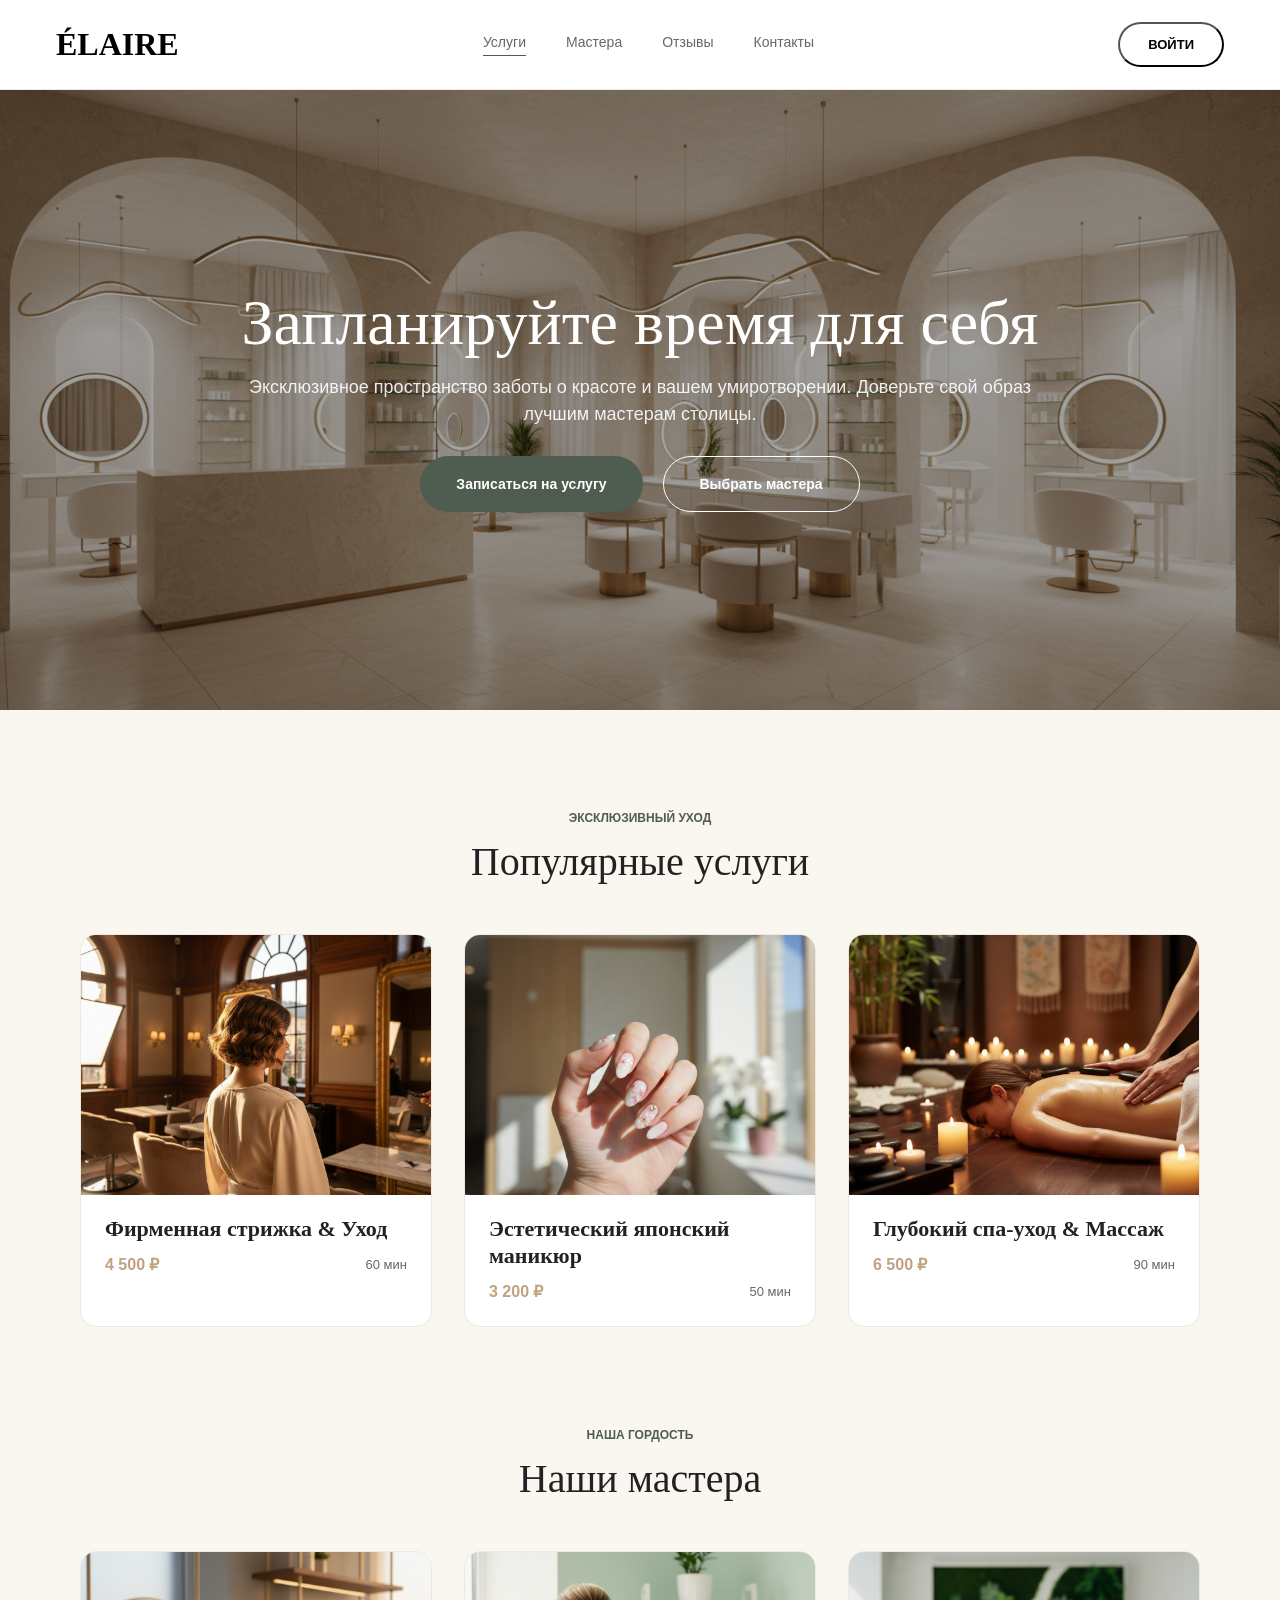
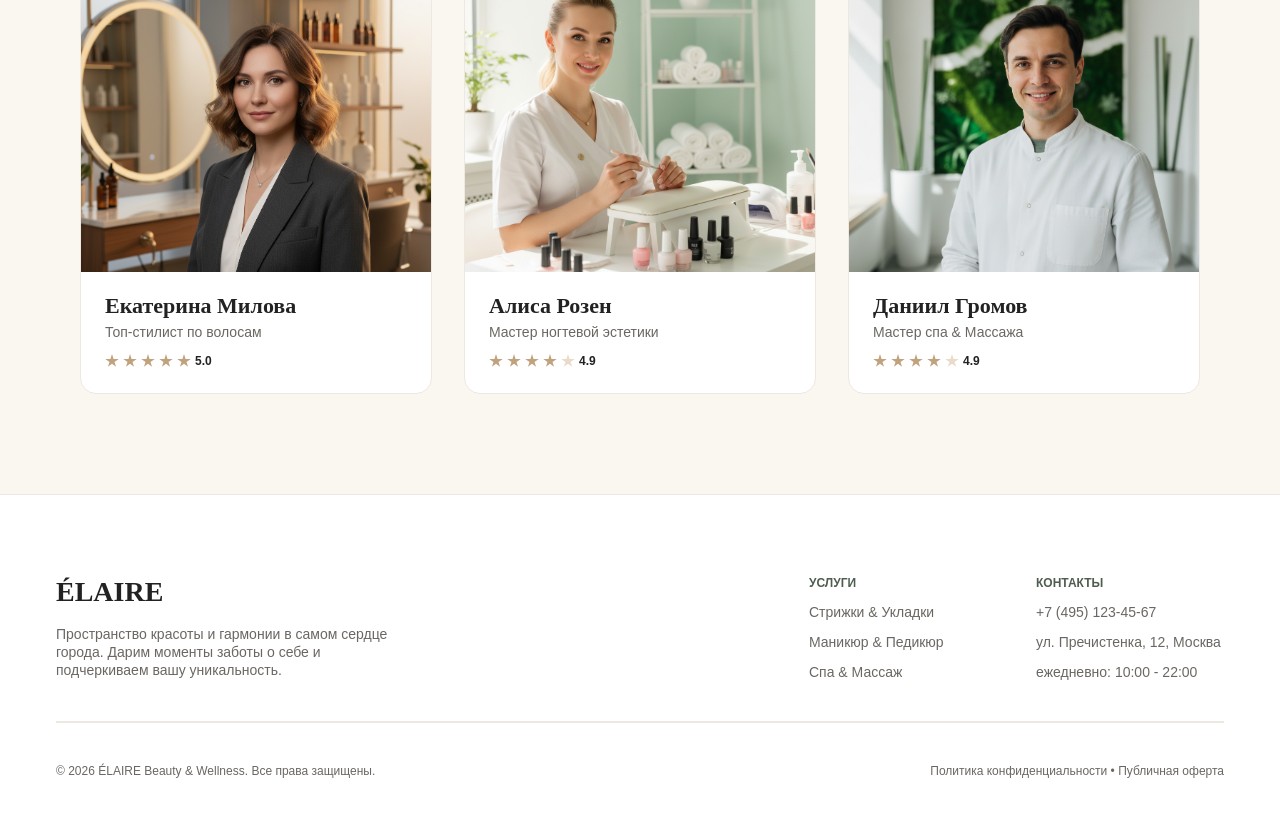
<file: frontend-1-complete/index.html>
<!DOCTYPE html>
<html lang="ru">
  <head>
    <meta charset="UTF-8" />
    <link rel="icon" type="image/svg+xml" href="/favicon.svg" />
    <meta name="viewport" content="width=device-width, initial-scale=1.0" />
    <title>ÉLAIRE — Салон услуг</title>
    <link rel="stylesheet" href="home.css" />
  </head>
  <body>
    <div class="page">
      <!-- header -->
      <header class="header">
        <div class="logo">
          <span class="logo-text">ÉLAIRE</span>
        </div>
        <nav class="nav-links">
          <div class="nav-item active"><a href="#">Услуги</a></div>
          <div class="nav-item"><a href="#">Мастера</a></div>
          <div class="nav-item"><a href="#">Отзывы</a></div>
          <div class="nav-item"><a href="#">Контакты</a></div>
        </nav>
        <button class="login-button"><span>Войти</span></button>
      </header>

      <!-- hero -->
      <section class="hero">
        <div class="hero-text-container">
          <h1 class="hero-title">Запланируйте время для себя</h1>
          <p class="hero-desc">
            Эксклюзивное пространство заботы о красоте и вашем умиротворении.
            Доверьте свой образ лучшим мастерам столицы.
          </p>
        </div>
        <div class="hero-ctas">
          <button
            class="cta-service"
            onclick="window.location.href='services.html'"
          >
            Записаться на услугу
          </button>
          <button class="cta-master">Выбрать мастера</button>
        </div>
      </section>

      <!-- popular services -->
      <section class="popular-services">
        <div class="section-header">
          <span class="section-tag">Эксклюзивный уход</span>
          <h2 class="section-title">Популярные услуги</h2>
        </div>
        <div class="services-grid">
          <article class="service-card">
            <div
              class="service-card-image"
              style="background-image: url('images/service-haircut.png')"
            ></div>
            <div class="service-card-body">
              <h3 class="service-card-title">Фирменная стрижка &amp; Уход</h3>
              <div class="service-card-meta">
                <span class="price">4 500 ₽</span>
                <span class="duration">60 мин</span>
              </div>
            </div>
          </article>
          <article class="service-card">
            <div
              class="service-card-image"
              style="background-image: url('images/service-manicure.png')"
            ></div>
            <div class="service-card-body">
              <h3 class="service-card-title">Эстетический японский маникюр</h3>
              <div class="service-card-meta">
                <span class="price">3 200 ₽</span>
                <span class="duration">50 мин</span>
              </div>
            </div>
          </article>
          <article class="service-card">
            <div
              class="service-card-image"
              style="background-image: url('images/service-spa.png')"
            ></div>
            <div class="service-card-body">
              <h3 class="service-card-title">Глубокий спа-уход &amp; Массаж</h3>
              <div class="service-card-meta">
                <span class="price">6 500 ₽</span>
                <span class="duration">90 мин</span>
              </div>
            </div>
          </article>
        </div>
      </section>

      <!-- our masters -->
      <section class="our-masters">
        <div class="section-header">
          <span class="section-tag">Наша гордость</span>
          <h2 class="section-title">Наши мастера</h2>
        </div>
        <div class="masters-grid">
          <article class="master-card">
            <div
              class="master-card-image"
              style="background-image: url('images/master-ekaterina.png')"
            ></div>
            <div class="master-card-body">
              <div class="master-info">
                <h3 class="master-name">Екатерина Милова</h3>
                <span class="master-role">Топ-стилист по волосам</span>
              </div>
              <div class="stars">
                <span class="star"></span>
                <span class="star"></span>
                <span class="star"></span>
                <span class="star"></span>
                <span class="star"></span>
                <span class="rating">5.0</span>
              </div>
            </div>
          </article>
          <article class="master-card">
            <div
              class="master-card-image"
              style="background-image: url('images/master-alisa.png')"
            ></div>
            <div class="master-card-body">
              <div class="master-info">
                <h3 class="master-name">Алиса Розен</h3>
                <span class="master-role">Мастер ногтевой эстетики</span>
              </div>
              <div class="stars">
                <span class="star"></span>
                <span class="star"></span>
                <span class="star"></span>
                <span class="star"></span>
                <span class="star star-empty"></span>
                <span class="rating">4.9</span>
              </div>
            </div>
          </article>
          <article class="master-card">
            <div
              class="master-card-image"
              style="background-image: url('images/master-daniil.png')"
            ></div>
            <div class="master-card-body">
              <div class="master-info">
                <h3 class="master-name">Даниил Громов</h3>
                <span class="master-role">Мастер спа &amp; Массажа</span>
              </div>
              <div class="stars">
                <span class="star"></span>
                <span class="star"></span>
                <span class="star"></span>
                <span class="star"></span>
                <span class="star star-empty"></span>
                <span class="rating">4.9</span>
              </div>
            </div>
          </article>
        </div>
      </section>

      <!-- footer -->
      <footer class="footer">
        <div class="footer-top">
          <div class="footer-brand">
            <span class="brand-name">ÉLAIRE</span>
            <span class="brand-desc"
              >Пространство красоты и гармонии в самом сердце города. Дарим
              моменты заботы о себе и подчеркиваем вашу уникальность.</span
            >
          </div>
          <div class="footer-links-row">
            <div class="links-col" style="width: 147px">
              <span class="col-title">Услуги</span>
              <a href="#">Стрижки &amp; Укладки</a>
              <a href="#">Маникюр &amp; Педикюр</a>
              <a href="#">Спа &amp; Массаж</a>
            </div>
            <div class="links-col" style="width: 188px">
              <span class="col-title">Контакты</span>
              <a href="#">+7 (495) 123-45-67</a>
              <a href="#">ул. Пречистенка, 12, Москва</a>
              <a href="#">ежедневно: 10:00 - 22:00</a>
            </div>
          </div>
        </div>
        <div class="footer-line"></div>
        <div class="footer-bottom">
          <span class="copy"
            >© 2026 ÉLAIRE Beauty &amp; Wellness. Все права защищены.</span
          >
          <span class="legal"
            >Политика конфиденциальности • Публичная оферта</span
          >
        </div>
      </footer>
    </div>
  </body>
</html>
</file>
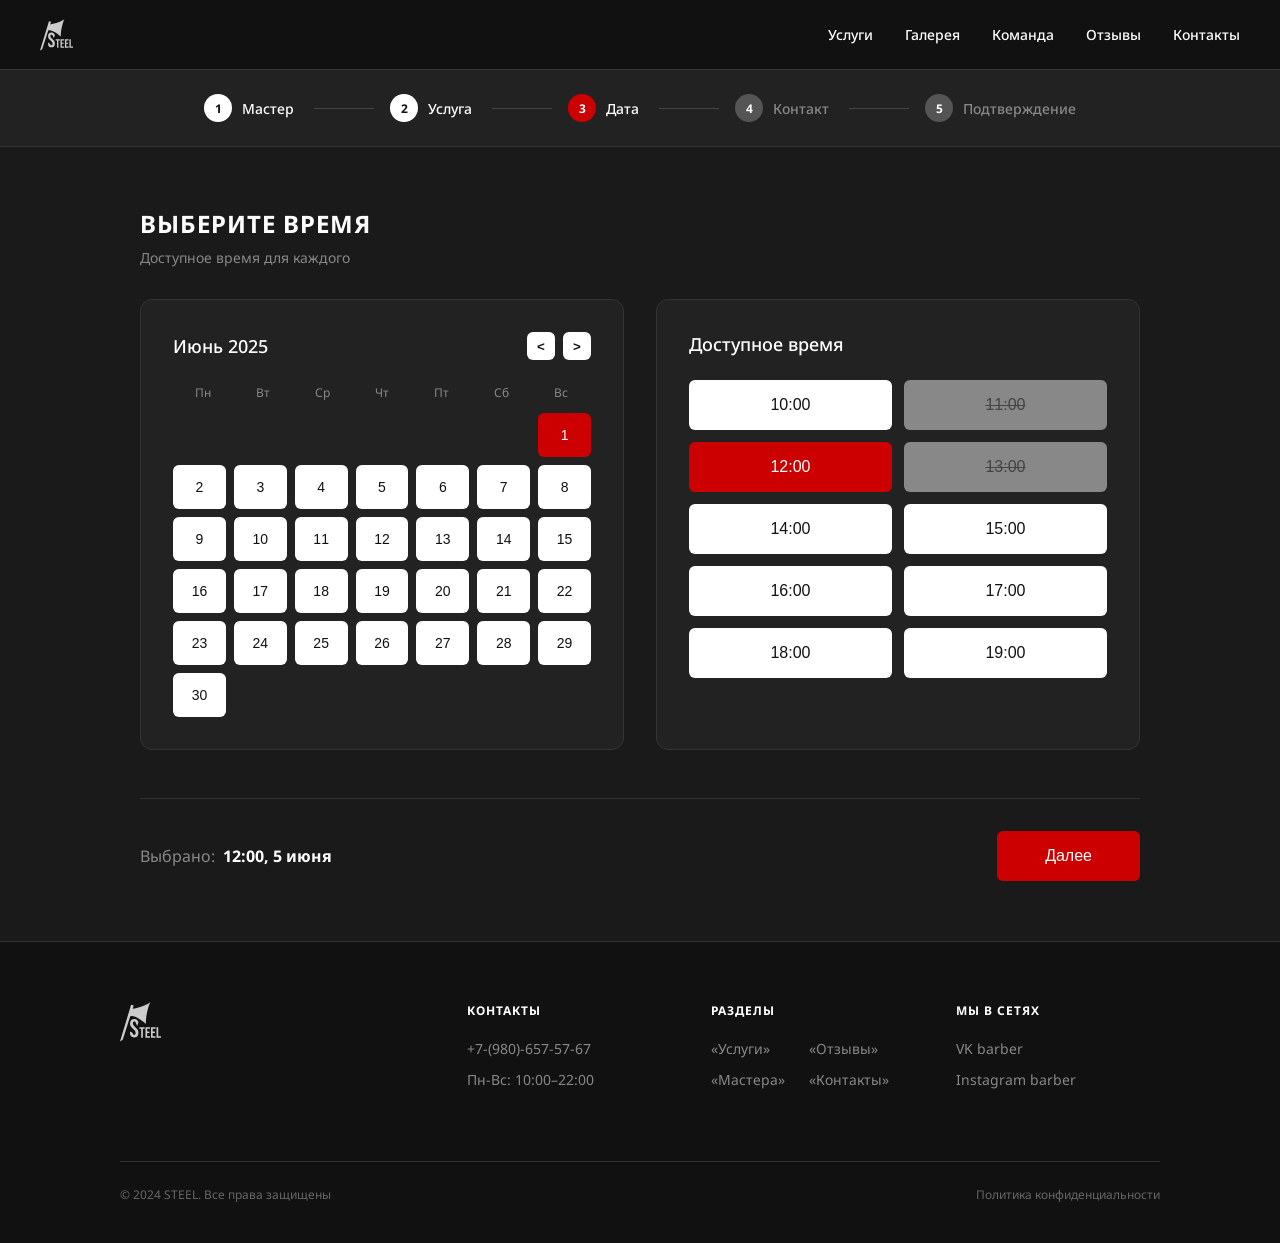
<file: frontend-1-practice/index.html>
<!DOCTYPE html>
<html lang="ru">
<head>
  <meta charset="UTF-8" />
  <meta name="viewport" content="width=device-width, initial-scale=1.0" />
  <title>Запись — STEEL Barber</title>
  <link rel="preconnect" href="https://fonts.googleapis.com">
  <link rel="preconnect" href="https://fonts.gstatic.com" crossorigin>
  <!-- Подключаем Noto Sans -->
  <link href="https://fonts.googleapis.com/css2?family=Noto+Sans:wght@400;500;700&display=swap" rel="stylesheet">
  <link rel="stylesheet" href="./styles.css" />
</head>
<body>
  <div class="page">
    
    <!-- ШАПКА -->
    <header class="header">
      <div class="logo">
        <!-- Вставили твой SVG -->
        <img src="./images/Group 1.svg" alt="STEEL Logo" class="logo-img">
      </div>
      <nav class="nav-links">
        <a href="#">Услуги</a>
        <a href="#">Галерея</a>
        <a href="#">Команда</a>
        <a href="#">Отзывы</a>
        <a href="#">Контакты</a>
      </nav>
    </header>

    <!-- ИНДИКАТОР ШАГОВ -->
    <div class="steps-container">
      <div class="step">
        <div class="circle white"><span>1</span></div>
        <span class="step-label">Мастер</span>
        <div class="step-line"></div>
      </div>
      <div class="step">
        <div class="circle white"><span>2</span></div>
        <span class="step-label">Услуга</span>
        <div class="step-line"></div>
      </div>
      <div class="step">
        <div class="circle red"><span>3</span></div>
        <span class="step-label active">Дата</span>
        <div class="step-line"></div>
      </div>
      <div class="step">
        <div class="circle gray"><span>4</span></div>
        <span class="step-label dim">Контакт</span>
        <div class="step-line"></div>
      </div>
      <div class="step">
        <div class="circle gray"><span>5</span></div>
        <span class="step-label dim">Подтверждение</span>
      </div>
    </div>

    <!-- ОСНОВНОЙ БЛОК -->
    <main class="main-content">
      <div class="title-area">
        <h1>ВЫБЕРИТЕ ВРЕМЯ</h1>
        <p>Доступное время для каждого</p>
      </div>

      <div class="booking-layout">
        <!-- ЛЕВАЯ КОЛОНКА: КАЛЕНДАРЬ -->
        <section class="calendar-block">
          <div class="block-header">
            <h2>Июнь 2025</h2>
            <div class="calendar-arrows">
              <button class="arrow-btn">&lt;</button>
              <button class="arrow-btn">&gt;</button>
            </div>
          </div>
          
          <div class="weekdays">
            <span>Пн</span><span>Вт</span><span>Ср</span><span>Чт</span><span>Пт</span><span>Сб</span><span>Вс</span>
          </div>
          
          <div class="days-grid">
            <!-- Пустые ячейки для выравнивания (т.к. 1 июня - воскресенье) -->
            <div class="day-empty"></div>
            <div class="day-empty"></div>
            <div class="day-empty"></div>
            <div class="day-empty"></div>
            <div class="day-empty"></div>
            <div class="day-empty"></div>
            
            <!-- Текущий месяц -->
            <button class="day-btn active">1</button>
            <button class="day-btn">2</button>
            <button class="day-btn">3</button>
            <button class="day-btn">4</button>
            <button class="day-btn">5</button>
            <button class="day-btn">6</button>
            <button class="day-btn">7</button>
            <button class="day-btn">8</button>
            <button class="day-btn">9</button>
            <button class="day-btn">10</button>
            <button class="day-btn">11</button>
            <button class="day-btn">12</button>
            <button class="day-btn">13</button>
            <button class="day-btn">14</button>
            <button class="day-btn">15</button>
            <button class="day-btn">16</button>
            <button class="day-btn">17</button>
            <button class="day-btn">18</button>
            <button class="day-btn">19</button>
            <button class="day-btn">20</button>
            <button class="day-btn">21</button>
            <button class="day-btn">22</button>
            <button class="day-btn">23</button>
            <button class="day-btn">24</button>
            <button class="day-btn">25</button>
            <button class="day-btn">26</button>
            <button class="day-btn">27</button>
            <button class="day-btn">28</button>
            <button class="day-btn">29</button>
            <button class="day-btn">30</button>
          </div>
        </section>

        <!-- ПРАВАЯ КОЛОНКА: ВРЕМЯ -->
        <section class="time-block">
          <div class="block-header">
            <h2>Доступное время</h2>
          </div>
          
          <div class="time-grid">
            <button class="time-btn">10:00</button>
            <button class="time-btn disabled">11:00</button>
            <button class="time-btn active">12:00</button>
            <button class="time-btn disabled">13:00</button>
            <button class="time-btn">14:00</button>
            <button class="time-btn">15:00</button>
            <button class="time-btn">16:00</button>
            <button class="time-btn">17:00</button>
            <button class="time-btn">18:00</button>
            <button class="time-btn">19:00</button>
          </div>
        </section>
      </div>

      <!-- БЛОК С ИТОГОМ И КНОПКОЙ -->
      <div class="action-area">
        <div class="summary">
          <span class="summary-label">Выбрано:</span>
          <span class="summary-value">12:00, 5 июня</span>
        </div>
        <button class="next-btn">Далее</button>
      </div>
    </main>

    <!-- ПОДВАЛ -->
    <footer class="footer">
      <div class="footer-container">
        <div class="footer-top">
          <div class="footer-brand">
            <img src="./images/Group 1.svg" alt="STEEL Logo" class="logo-img">
          </div>
          
          <div class="footer-col">
            <h3>КОНТАКТЫ</h3>
            <a href="#">+7-(980)-657-57-67</a>
            <a href="#">Пн-Вс: 10:00–22:00</a>
          </div>
          
          <div class="footer-col">
            <h3>РАЗДЕЛЫ</h3>
            <div class="links-row">
              <div class="links-inner">
                <a href="#">«Услуги»</a>
                <a href="#">«Мастера»</a>
              </div>
              <div class="links-inner">
                <a href="#">«Отзывы»</a>
                <a href="#">«Контакты»</a>
              </div>
            </div>
          </div>
          
          <div class="footer-col">
            <h3>МЫ В СЕТЯХ</h3>
            <a href="#">VK barber</a>
            <a href="#">Instagram barber</a>
          </div>
        </div>
        
        <div class="footer-bottom">
          <span>© 2024 STEEL. Все права защищены</span>
          <a href="#">Политика конфиденциальности</a>
        </div>
      </div>
    </footer>
    
  </div>
</body>
</html>
</file>
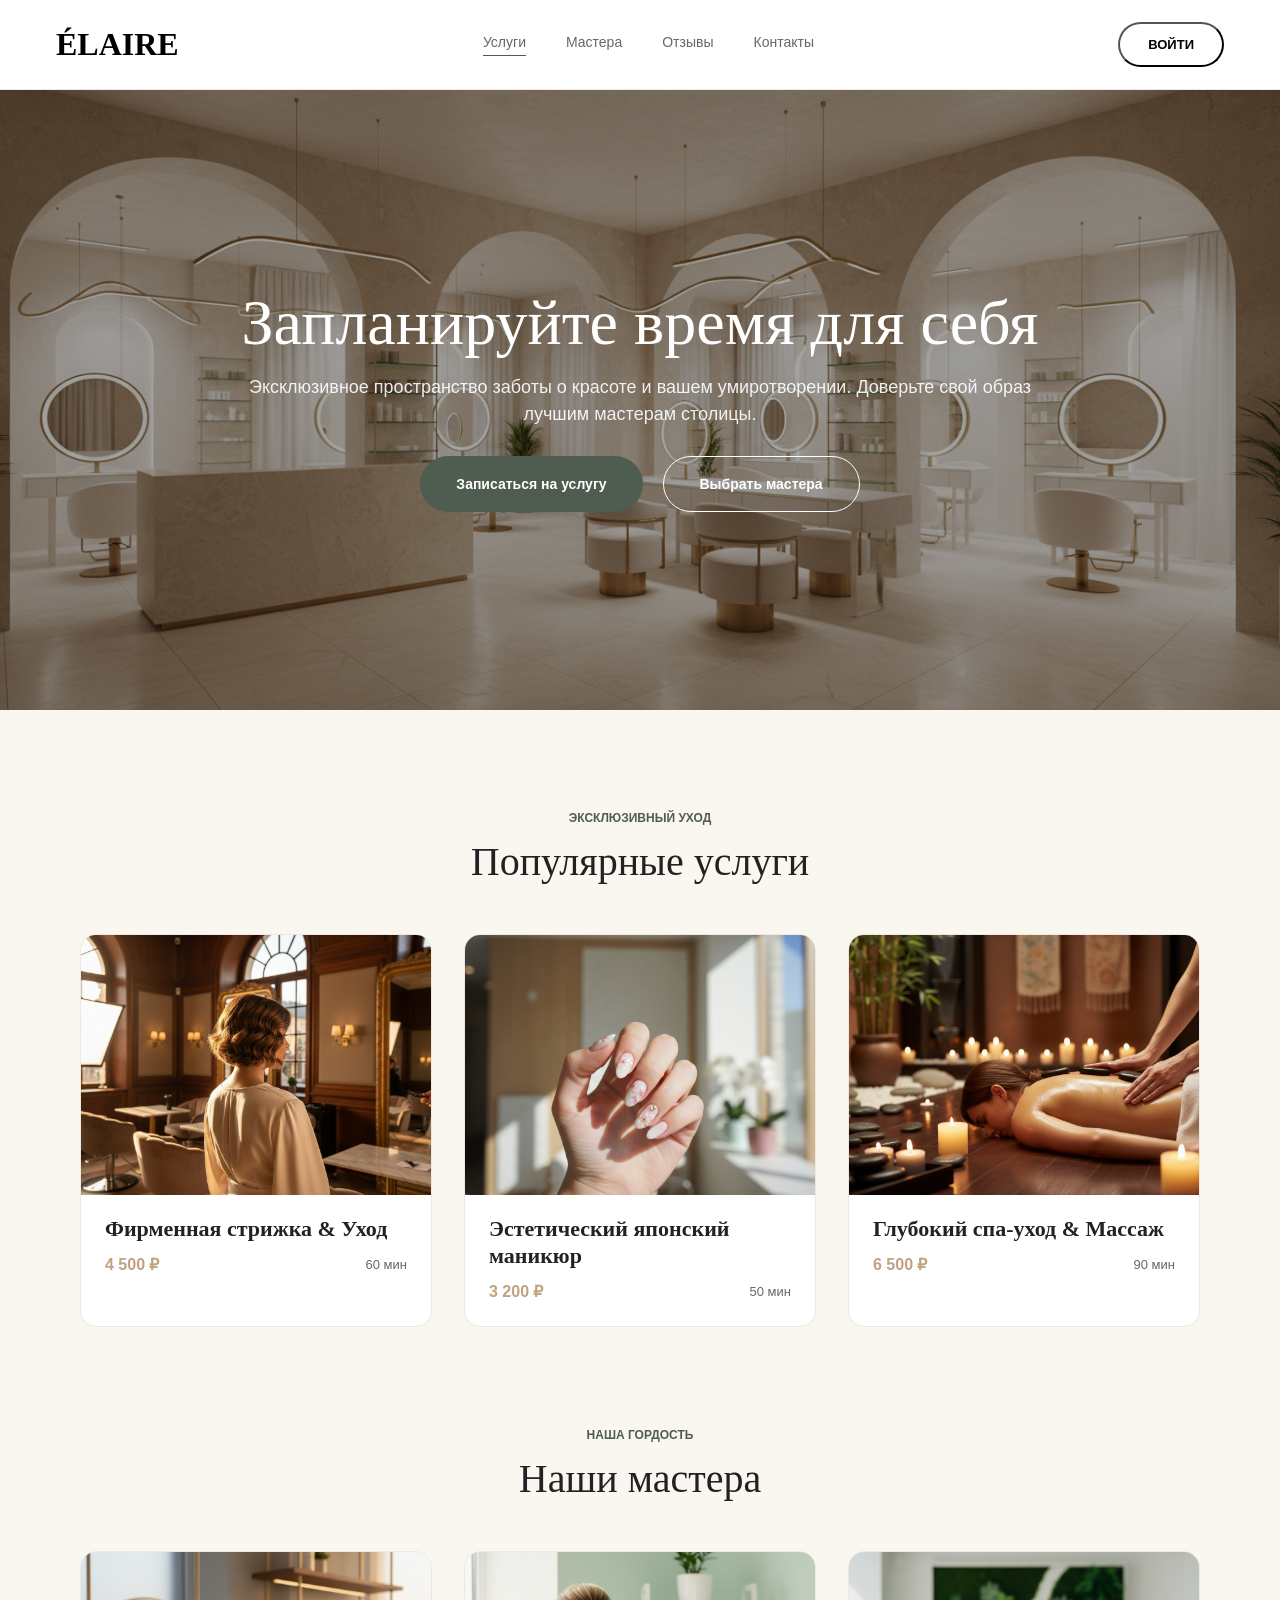
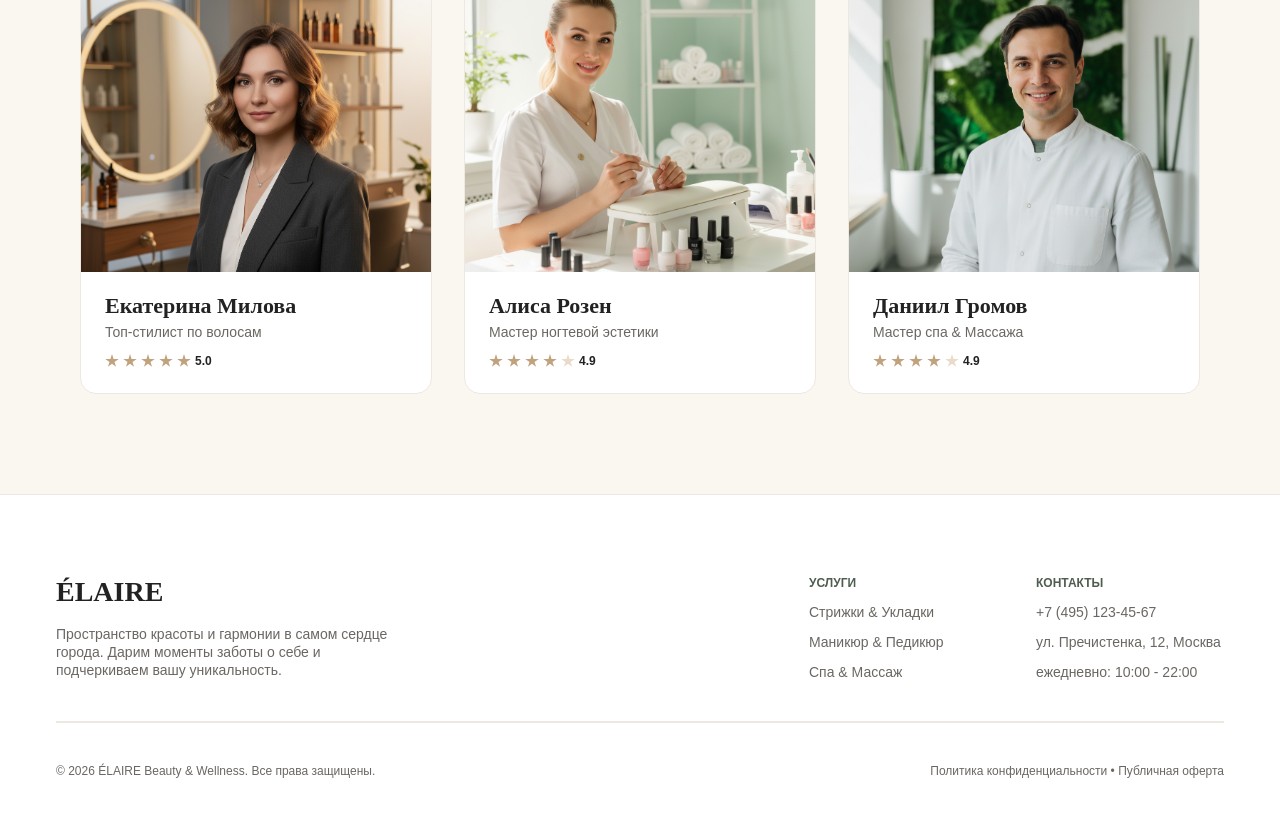
<file: frontend-2-complete/index.html>
<!DOCTYPE html>
<html lang="ru">
  <head>
    <meta charset="UTF-8" />
    <link rel="icon" type="image/svg+xml" href="/favicon.svg" />
    <meta name="viewport" content="width=device-width, initial-scale=1.0" />
    <title>ÉLAIRE — Салон услуг</title>
    <link rel="stylesheet" href="home.css" />
  </head>
  <body>
    <div class="page">
      <!-- header -->
      <header class="header">
        <div class="logo">
          <span class="logo-text">ÉLAIRE</span>
        </div>
        <nav class="nav-links">
          <div class="nav-item active"><a href="#">Услуги</a></div>
          <div class="nav-item"><a href="#">Мастера</a></div>
          <div class="nav-item"><a href="#">Отзывы</a></div>
          <div class="nav-item"><a href="#">Контакты</a></div>
        </nav>
        <button class="login-button"><span>Войти</span></button>
      </header>

      <!-- hero -->
      <section class="hero">
        <div class="hero-text-container">
          <h1 class="hero-title">Запланируйте время для себя</h1>
          <p class="hero-desc">
            Эксклюзивное пространство заботы о красоте и вашем умиротворении.
            Доверьте свой образ лучшим мастерам столицы.
          </p>
        </div>
        <div class="hero-ctas">
          <button class="cta-service">Записаться на услугу</button>
          <button class="cta-master">Выбрать мастера</button>
        </div>
      </section>

      <!-- popular services -->
      <section class="popular-services">
        <div class="section-header">
          <span class="section-tag">Эксклюзивный уход</span>
          <h2 class="section-title">Популярные услуги</h2>
        </div>
        <div class="services-grid">
          <article class="service-card">
            <div
              class="service-card-image"
              style="background-image: url('images/service-haircut.png')"
            ></div>
            <div class="service-card-body">
              <h3 class="service-card-title">Фирменная стрижка &amp; Уход</h3>
              <div class="service-card-meta">
                <span class="price">4 500 ₽</span>
                <span class="duration">60 мин</span>
              </div>
            </div>
          </article>
          <article class="service-card">
            <div
              class="service-card-image"
              style="background-image: url('images/service-manicure.png')"
            ></div>
            <div class="service-card-body">
              <h3 class="service-card-title">Эстетический японский маникюр</h3>
              <div class="service-card-meta">
                <span class="price">3 200 ₽</span>
                <span class="duration">50 мин</span>
              </div>
            </div>
          </article>
          <article class="service-card">
            <div
              class="service-card-image"
              style="background-image: url('images/service-spa.png')"
            ></div>
            <div class="service-card-body">
              <h3 class="service-card-title">Глубокий спа-уход &amp; Массаж</h3>
              <div class="service-card-meta">
                <span class="price">6 500 ₽</span>
                <span class="duration">90 мин</span>
              </div>
            </div>
          </article>
        </div>
      </section>

      <!-- our masters -->
      <section class="our-masters">
        <div class="section-header">
          <span class="section-tag">Наша гордость</span>
          <h2 class="section-title">Наши мастера</h2>
        </div>
        <div class="masters-grid">
          <article class="master-card">
            <div
              class="master-card-image"
              style="background-image: url('images/master-ekaterina.png')"
            ></div>
            <div class="master-card-body">
              <div class="master-info">
                <h3 class="master-name">Екатерина Милова</h3>
                <span class="master-role">Топ-стилист по волосам</span>
              </div>
              <div class="stars">
                <span class="star"></span>
                <span class="star"></span>
                <span class="star"></span>
                <span class="star"></span>
                <span class="star"></span>
                <span class="rating">5.0</span>
              </div>
            </div>
          </article>
          <article class="master-card">
            <div
              class="master-card-image"
              style="background-image: url('images/master-alisa.png')"
            ></div>
            <div class="master-card-body">
              <div class="master-info">
                <h3 class="master-name">Алиса Розен</h3>
                <span class="master-role">Мастер ногтевой эстетики</span>
              </div>
              <div class="stars">
                <span class="star"></span>
                <span class="star"></span>
                <span class="star"></span>
                <span class="star"></span>
                <span class="star star-empty"></span>
                <span class="rating">4.9</span>
              </div>
            </div>
          </article>
          <article class="master-card">
            <div
              class="master-card-image"
              style="background-image: url('images/master-daniil.png')"
            ></div>
            <div class="master-card-body">
              <div class="master-info">
                <h3 class="master-name">Даниил Громов</h3>
                <span class="master-role">Мастер спа &amp; Массажа</span>
              </div>
              <div class="stars">
                <span class="star"></span>
                <span class="star"></span>
                <span class="star"></span>
                <span class="star"></span>
                <span class="star star-empty"></span>
                <span class="rating">4.9</span>
              </div>
            </div>
          </article>
        </div>
      </section>

      <!-- footer -->
      <footer class="footer">
        <div class="footer-top">
          <div class="footer-brand">
            <span class="brand-name">ÉLAIRE</span>
            <span class="brand-desc"
              >Пространство красоты и гармонии в самом сердце города. Дарим
              моменты заботы о себе и подчеркиваем вашу уникальность.</span
            >
          </div>
          <div class="footer-links-row">
            <div class="links-col" style="width: 147px">
              <span class="col-title">Услуги</span>
              <a href="#">Стрижки &amp; Укладки</a>
              <a href="#">Маникюр &amp; Педикюр</a>
              <a href="#">Спа &amp; Массаж</a>
            </div>
            <div class="links-col" style="width: 188px">
              <span class="col-title">Контакты</span>
              <a href="#">+7 (495) 123-45-67</a>
              <a href="#">ул. Пречистенка, 12, Москва</a>
              <a href="#">ежедневно: 10:00 - 22:00</a>
            </div>
          </div>
        </div>
        <div class="footer-line"></div>
        <div class="footer-bottom">
          <span class="copy"
            >© 2026 ÉLAIRE Beauty &amp; Wellness. Все права защищены.</span
          >
          <span class="legal"
            >Политика конфиденциальности • Публичная оферта</span
          >
        </div>
      </footer>
    </div>
    <script src="./home.js"></script>
  </body>
</html>
</file>
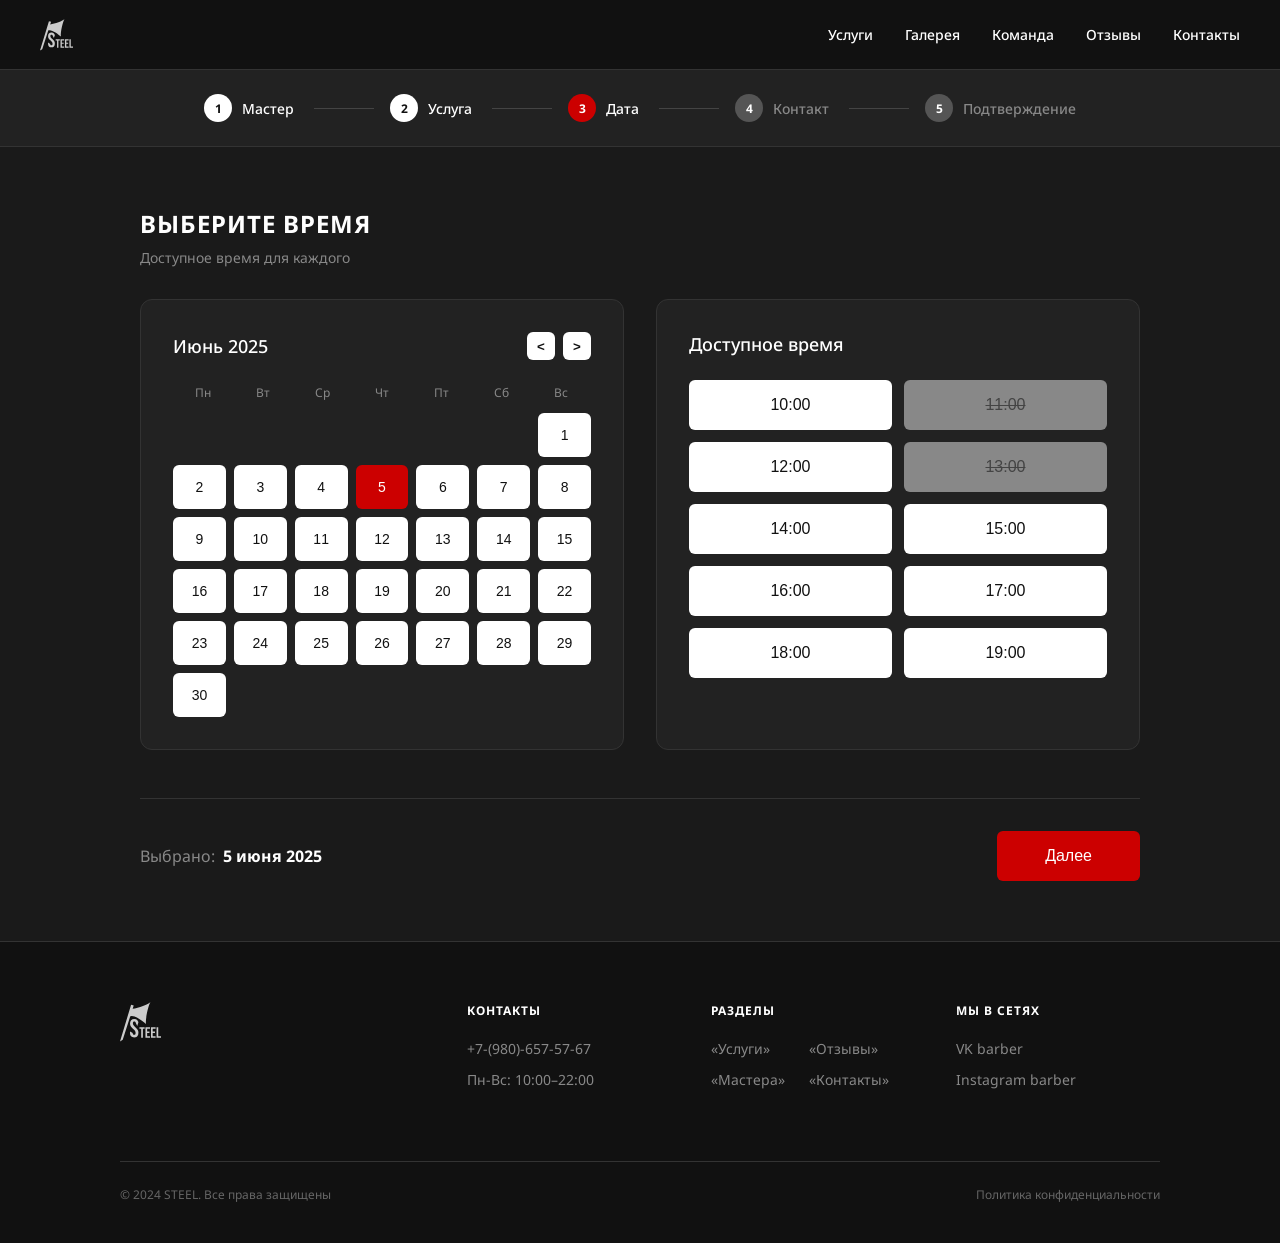
<file: frontend-2-practice/index.html>
<!DOCTYPE html>
<html lang="ru">
<head>
  <meta charset="UTF-8" />
  <meta name="viewport" content="width=device-width, initial-scale=1.0" />
  <title>Запись — STEEL Barber</title>
  <link rel="preconnect" href="https://fonts.googleapis.com">
  <link rel="preconnect" href="https://fonts.gstatic.com" crossorigin>
  <link href="https://fonts.googleapis.com/css2?family=Noto+Sans:wght@400;500;700&display=swap" rel="stylesheet">
  <link rel="stylesheet" href="./styles.css" />
</head>
<body>
  <div class="page">
    
    <!-- ШАПКА -->
    <header class="header">
      <div class="logo">
        <img src="./images/Group 1.svg" alt="STEEL Logo" class="logo-img">
      </div>
      <nav class="nav-links">
        <a href="#">Услуги</a>
        <a href="#">Галерея</a>
        <a href="#">Команда</a>
        <a href="#">Отзывы</a>
        <a href="#">Контакты</a>
      </nav>
    </header>

    <!-- ИНДИКАТОР ШАГОВ -->
    <div class="steps-container">
      <div class="step">
        <div class="circle white"><span>1</span></div>
        <span class="step-label">Мастер</span>
        <div class="step-line"></div>
      </div>
      <div class="step">
        <div class="circle white"><span>2</span></div>
        <span class="step-label">Услуга</span>
        <div class="step-line"></div>
      </div>
      <div class="step">
        <div class="circle red"><span>3</span></div>
        <span class="step-label active">Дата</span>
        <div class="step-line"></div>
      </div>
      <div class="step">
        <div class="circle gray"><span>4</span></div>
        <span class="step-label dim">Контакт</span>
        <div class="step-line"></div>
      </div>
      <div class="step">
        <div class="circle gray"><span>5</span></div>
        <span class="step-label dim">Подтверждение</span>
      </div>
    </div>

    <!-- ОСНОВНОЙ БЛОК -->
    <main class="main-content">
      <div class="title-area">
        <h1>ВЫБЕРИТЕ ВРЕМЯ</h1>
        <p>Доступное время для каждого</p>
      </div>

      <div class="booking-layout">
        <!-- ЛЕВАЯ КОЛОНКА: КАЛЕНДАРЬ -->
        <section class="calendar-block">
          <div class="block-header">
            <!-- Сюда JS будет вставлять название месяца и год -->
            <h2 id="calendar-month-year">Июнь 2025</h2>
            <div class="calendar-arrows">
              <button class="arrow-btn" id="prev-month">&lt;</button>
              <button class="arrow-btn" id="next-month">&gt;</button>
            </div>
          </div>
          
          <div class="weekdays">
            <span>Пн</span><span>Вт</span><span>Ср</span><span>Чт</span><span>Пт</span><span>Сб</span><span>Вс</span>
          </div>
          
          <!-- Сюда JS будет вставлять дни -->
          <div class="days-grid" id="calendar-days"></div>
        </section>

        <!-- ПРАВАЯ КОЛОНКА: ВРЕМЯ -->
        <section class="time-block">
          <div class="block-header">
            <h2>Доступное время</h2>
          </div>
          
          <!-- Сюда JS будет вставлять кнопки времени -->
          <div class="time-grid" id="time-slots"></div>
        </section>
      </div>

      <!-- БЛОК С ИТОГОМ И КНОПКОЙ -->
      <div class="action-area">
        <div class="summary">
          <span class="summary-label">Выбрано:</span>
          <!-- Сюда JS будет вставлять выбранную дату и время -->
          <span class="summary-value" id="summary-text">Выберите дату и время</span>
        </div>
        <button class="next-btn">Далее</button>
      </div>
    </main>

    <!-- ПОДВАЛ -->
    <footer class="footer">
      <div class="footer-container">
        <div class="footer-top">
          <div class="footer-brand">
            <img src="./images/Group 1.svg" alt="STEEL Logo" class="logo-img">
          </div>
          
          <div class="footer-col">
            <h3>КОНТАКТЫ</h3>
            <a href="#">+7-(980)-657-57-67</a>
            <a href="#">Пн-Вс: 10:00–22:00</a>
          </div>
          
          <div class="footer-col">
            <h3>РАЗДЕЛЫ</h3>
            <div class="links-row">
              <div class="links-inner">
                <a href="#">«Услуги»</a>
                <a href="#">«Мастера»</a>
              </div>
              <div class="links-inner">
                <a href="#">«Отзывы»</a>
                <a href="#">«Контакты»</a>
              </div>
            </div>
          </div>
          
          <div class="footer-col">
            <h3>МЫ В СЕТЯХ</h3>
            <a href="#">VK barber</a>
            <a href="#">Instagram barber</a>
          </div>
        </div>
        
        <div class="footer-bottom">
          <span>© 2024 STEEL. Все права защищены</span>
          <a href="#">Политика конфиденциальности</a>
        </div>
      </div>
    </footer>
    
  </div>

  <!-- Подключаем наш JS скрипт (пока он пустой или его нет, страница просто будет статичной) -->
  <script src="script.js"></script>
</body>
</html>
</file>
<file: frontend-1-complete/home.css>
/* ===== reset & base ===== */
* {
  margin: 0;
  padding: 0;
  box-sizing: border-box;
}

body {
  min-height: 100vh;
  font-family: "DM Sans", sans-serif;
}

.page {
  display: flex;
  flex-direction: column;
  min-height: 100vh;
  background: #faf6f0;
}

/* ===== header ===== */
.header {
  display: flex;
  flex-direction: row;
  justify-content: space-between;
  align-items: center;
  padding: 0px 56px;
  height: 90px;
  background: #ffffff;
  border-bottom: 1px solid #ede8e1;
}

.logo-text {
  font-family: "Cormorant Garamond", serif;
  font-weight: 600;
  font-size: 32px;
  line-height: 39px;
  cursor: pointer;
}

.nav-links {
  display: flex;
  flex-direction: row;
  gap: 40px;
}

.nav-item {
  padding-bottom: 4px;
  border-bottom: 1.5px solid transparent;
}

.nav-item.active {
  border-bottom-color: #4f5d50;
}

.nav-item a {
  font-size: 14px;
  line-height: 18px;
  color: #6b6661;
  text-decoration: none;
}

.login-button {
  padding: 12px 28px;
  border-radius: 100px;
  background: transparent;
  cursor: pointer;
  font-weight: 600;
  font-size: 13px;
  line-height: 17px;
  text-transform: uppercase;
}

/* ===== hero ===== */
.hero {
  display: flex;
  flex-direction: column;
  justify-content: center;
  align-items: center;
  padding: 0px 80px;
  gap: 28px;
  height: 620px;
  background: linear-gradient(0deg, rgba(0, 0, 0, 0.35), rgba(0, 0, 0, 0.35)),
    url("./images/hero-salon.png") center / cover no-repeat;
}

.hero-text-container {
  display: flex;
  flex-direction: column;
  align-items: center;
  gap: 16px;
  max-width: 800px;
}

.hero-title {
  font-family: "Cormorant Garamond", serif;
  font-weight: 400;
  font-size: 64px;
  line-height: 1.1;
  text-align: center;
  color: #ffffff;
}

.hero-desc {
  font-size: 18px;
  line-height: 1.5;
  text-align: center;
  color: #ffffff;
  opacity: 0.9;
}

.hero-ctas {
  display: flex;
  flex-direction: row;
  gap: 20px;
}

.cta-service {
  padding: 18px 36px;
  background: #4f5d50;
  border-radius: 100px;
  border: none;
  cursor: pointer;
  font-weight: 600;
  font-size: 14px;
  line-height: 18px;
  color: #ffffff;
}

.cta-service:hover {
  background: #3d4a3e;
}

.cta-master {
  padding: 18px 36px;
  background: transparent;
  border: 1px solid #ffffff;
  border-radius: 100px;
  cursor: pointer;
  font-weight: 600;
  font-size: 14px;
  line-height: 18px;
  color: #ffffff;
}

.cta-master:hover {
  background: rgba(255, 255, 255, 0.1);
}

/* ===== section header ===== */
.section-header {
  display: flex;
  flex-direction: column;
  align-items: center;
  gap: 12px;
  width: 100%;
}

.section-tag {
  font-weight: 700;
  font-size: 12px;
  line-height: 16px;
  text-transform: uppercase;
  color: #4f5d50;
}

.section-title {
  font-family: "Cormorant Garamond", serif;
  font-weight: 500;
  font-size: 40px;
  line-height: 48px;
  color: #222222;
}

/* ===== popular services ===== */
.popular-services {
  display: flex;
  flex-direction: column;
  align-items: flex-start;
  padding: 100px 80px 80px;
  gap: 48px;
  background: #faf6f0;
}

.services-grid {
  display: flex;
  flex-direction: row;
  gap: 32px;
  width: 100%;
}

.service-card {
  display: flex;
  flex-direction: column;
  align-items: flex-start;
  gap: 20px;
  flex: 1;
  padding-bottom: 24px;
  background: #ffffff;
  border: 1px solid #ede8e1;
  border-radius: 16px;
  overflow: hidden;
}

.service-card-image {
  width: 100%;
  height: 260px;
  background-size: cover;
  background-position: center;
  background-repeat: no-repeat;
}

.service-card-image--haircut {
  background-image: url("../images/service-haircut.png");
}

.service-card-image--manicure {
  background-image: url("../images/service-manicure.png");
}

.service-card-image--spa {
  background-image: url("../images/service-spa.png");
}

.service-card-body {
  display: flex;
  flex-direction: column;
  gap: 12px;
  padding: 0 24px;
  width: 100%;
}

.service-card-title {
  font-family: "Cormorant Garamond", serif;
  font-weight: 600;
  font-size: 22px;
  line-height: 27px;
  color: #222222;
}

.service-card-meta {
  display: flex;
  flex-direction: row;
  justify-content: space-between;
  align-items: center;
}

.service-card-meta .price {
  font-weight: 600;
  font-size: 16px;
  line-height: 21px;
  color: #c1a27e;
}

.service-card-meta .duration {
  font-size: 13px;
  line-height: 17px;
  color: #6b6661;
}

/* ===== our masters ===== */
.our-masters {
  display: flex;
  flex-direction: column;
  align-items: flex-start;
  padding: 20px 80px 100px;
  gap: 48px;
  background: #faf6f0;
}

.masters-grid {
  display: flex;
  flex-direction: row;
  gap: 32px;
  width: 100%;
}

.master-card {
  display: flex;
  flex-direction: column;
  align-items: flex-start;
  gap: 20px;
  flex: 1;
  padding-bottom: 24px;
  background: #ffffff;
  border: 1px solid #ede8e1;
  border-radius: 16px;
  overflow: hidden;
}

.master-card-image {
  width: 100%;
  height: 320px;
  background-size: cover;
  background-position: center;
  background-repeat: no-repeat;
}

.master-card-image--ekaterina {
  background-image: url("../images/master-ekaterina.png");
}

.master-card-image--alisa {
  background-image: url("../images/master-alisa.png");
}

.master-card-image--daniil {
  background-image: url("../images/master-daniil.png");
}

.master-card-body {
  display: flex;
  flex-direction: column;
  gap: 12px;
  padding: 0 24px;
  width: 100%;
}

.master-info {
  display: flex;
  flex-direction: column;
  gap: 4px;
}

.master-name {
  font-family: "Cormorant Garamond", serif;
  font-weight: 600;
  font-size: 22px;
  line-height: 27px;
  color: #222222;
}

.master-role {
  font-size: 14px;
  line-height: 18px;
  color: #6b6661;
}

.stars {
  display: flex;
  flex-direction: row;
  align-items: center;
  gap: 4px;
}

.star {
  width: 14px;
  height: 14px;
  background: #c1a27e;
  clip-path: polygon(
    50% 0%,
    61% 35%,
    98% 35%,
    68% 57%,
    79% 91%,
    50% 70%,
    21% 91%,
    32% 57%,
    2% 35%,
    39% 35%
  );
}

.star-empty {
  background: #eadbc8;
}

.rating {
  font-weight: 600;
  font-size: 12px;
  line-height: 16px;
  color: #222222;
}

/* ===== footer ===== */
.footer {
  background: #ffffff;
  display: flex;
  flex-direction: column;
  padding: 80px 56px 48px;
  border-top: 1px solid #ede8e1;
  margin-top: auto;
}

.footer-top {
  display: flex;
  flex-direction: row;
  justify-content: space-between;
  gap: 20px;
}

.footer-brand {
  display: flex;
  flex-direction: column;
  gap: 16px;
}

.footer-brand .brand-name {
  font-family: "Cormorant Garamond", serif;
  font-style: normal;
  font-weight: 600;
  font-size: 28px;
  line-height: 34px;
  color: #222222;
}

.footer-brand .brand-desc {
  max-width: 360px;
  font-size: 14px;
  line-height: 18px;
  color: #6b6661;
}

.footer-links-row {
  display: flex;
  flex-direction: row;
  gap: 80px;
}

.links-col {
  display: flex;
  flex-direction: column;
  gap: 12px;
}

.links-col .col-title {
  font-weight: 600;
  font-size: 12px;
  line-height: 16px;
  text-transform: uppercase;
  color: #4f5d50;
}

.links-col a {
  font-size: 14px;
  line-height: 18px;
  color: #6b6661;
  text-decoration: none;
}

.footer-line {
  border: 1px solid #ede8e1;
  margin-top: 40px;
  margin-bottom: 40px;
}

.footer-bottom {
  display: flex;
  flex-direction: row;
  justify-content: space-between;
  align-items: center;
  flex-grow: 0;
}

.footer-bottom .copy {
  font-size: 12px;
  line-height: 16px;
  color: #6b6661;
}

.footer-bottom .legal {
  font-size: 12px;
  line-height: 16px;
  color: #6b6661;
  margin-left: 20px;
}
</file>
<file: frontend-1-practice/styles.css>
/* --- ОБЩИЕ СТИЛИ --- */
* {
  margin: 0;
  padding: 0;
  box-sizing: border-box;
}

body {
  font-family: 'Noto Sans', sans-serif; /* Твой шрифт */
  background-color: #1a1a1a;
  color: #ffffff;
}

.page {
  display: flex;
  flex-direction: column;
  min-height: 100vh;
}

/* --- ШАПКА --- */
.header {
  display: flex;
  justify-content: space-between;
  align-items: center;
  padding: 0 40px;
  height: 70px;
  background-color: #111111;
  border-bottom: 1px solid #333;
}

.logo {
  display: flex;
  align-items: center;
}

/* Размер логотипа подгоняем под шапку */
.logo-img {
  height: 32px; 
  width: auto;
}

.nav-links {
  display: flex;
  gap: 32px;
}

.nav-links a {
  color: #ffffff;
  text-decoration: none;
  font-size: 14px;
  font-weight: 500;
  transition: color 0.3s;
}

.nav-links a:hover {
  color: #cc0000;
}

/* --- ИНДИКАТОР ШАГОВ --- */
.steps-container {
  display: flex;
  justify-content: center;
  align-items: center;
  padding: 24px 40px;
  background-color: #222222;
  border-bottom: 1px solid #333;
  gap: 16px;
}

.step {
  display: flex;
  align-items: center;
  gap: 10px;
}

.circle {
  display: flex;
  justify-content: center;
  align-items: center;
  width: 28px;
  height: 28px;
  border-radius: 50%;
  font-size: 12px;
  font-weight: 700;
  color: #111;
}

.circle.white { background-color: #fff; }
.circle.red { background-color: #cc0000; color: #fff; }
.circle.gray { background-color: #555; color: #fff; }

.step-label {
  font-size: 14px;
  font-weight: 500;
}

.step-label.active { color: #fff; }
.step-label.dim { color: #888; }

.step-line {
  width: 60px;
  height: 1px;
  background-color: #444;
  margin-left: 10px;
}

/* --- ОСНОВНОЙ КОНТЕНТ (Центрирование) --- */
.main-content {
  flex: 1;
  padding: 60px 20px;
  max-width: 1040px; /* Ограничиваем ширину контента */
  margin: 0 auto;    /* Центрируем по экрану */
  width: 100%;
}

.title-area {
  margin-bottom: 32px;
}

.title-area h1 {
  font-size: 24px;
  font-weight: 700;
  letter-spacing: 1px;
  margin-bottom: 8px;
}

.title-area p {
  font-size: 14px;
  color: #888;
}

/* --- СЕТКА (Календарь и Время) --- */
.booking-layout {
  display: grid;
  grid-template-columns: 1fr 1fr;
  gap: 32px;
  margin-bottom: 48px;
}

.calendar-block, .time-block {
  background-color: #222222;
  border: 1px solid #333;
  border-radius: 12px;
  padding: 32px;
}

.block-header {
  display: flex;
  justify-content: space-between;
  align-items: center;
  margin-bottom: 24px;
}

.block-header h2 {
  font-size: 18px;
  font-weight: 500;
}

.calendar-arrows {
  display: flex;
  gap: 8px;
}

.arrow-btn {
  background: #fff;
  color: #111;
  border: none;
  width: 28px;
  height: 28px;
  border-radius: 6px;
  cursor: pointer;
  font-weight: bold;
  display: flex;
  align-items: center;
  justify-content: center;
  transition: background 0.2s;
}

.arrow-btn:hover {
  background: #ddd;
}

/* --- КАЛЕНДАРЬ --- */
.weekdays {
  display: grid;
  grid-template-columns: repeat(7, 1fr);
  text-align: center;
  font-size: 12px;
  color: #888;
  margin-bottom: 12px;
}

.days-grid {
  display: grid;
  grid-template-columns: repeat(7, 1fr);
  gap: 8px;
}

.day-empty {
  height: 44px; /* Пустые ячейки для смещения */
}

.day-btn {
  background-color: #fff;
  color: #111;
  border: none;
  border-radius: 6px;
  height: 44px;
  font-size: 14px;
  font-weight: 500;
  cursor: pointer;
  transition: all 0.2s;
}

.day-btn:hover {
  background-color: #ddd;
}

.day-btn.active {
  background-color: #cc0000;
  color: #fff;
}

/* --- ВРЕМЯ --- */
.time-grid {
  display: grid;
  grid-template-columns: repeat(2, 1fr);
  gap: 12px;
}

.time-btn {
  background-color: #fff;
  color: #111;
  border: none;
  border-radius: 6px;
  padding: 16px;
  font-size: 16px;
  font-weight: 500;
  cursor: pointer;
  transition: all 0.2s;
}

.time-btn:hover {
  background-color: #ddd;
}

/* Состояние "Занято" (заблокировано) */
.time-btn.disabled {
  background-color: #888;
  color: #444;
  cursor: not-allowed; /* Крестик/запрещающий курсор */
  text-decoration: line-through; /* Можно добавить, чтобы было понятнее, что занято */
}

.time-btn.active {
  background-color: #cc0000;
  color: #fff;
}

/* --- БЛОК ИТОГА И КНОПКА --- */
.action-area {
  display: flex;
  justify-content: space-between;
  align-items: center;
  border-top: 1px solid #333;
  padding-top: 32px;
}

.summary {
  display: flex;
  gap: 8px;
  font-size: 16px;
}

.summary-label {
  color: #888;
}

.summary-value {
  font-weight: 700;
}

.next-btn {
  background-color: #cc0000;
  color: #fff;
  border: none;
  border-radius: 6px;
  padding: 16px 48px;
  font-size: 16px;
  font-weight: 500;
  cursor: pointer;
  transition: background 0.2s;
}

.next-btn:hover {
  background-color: #a30000;
  box-shadow: 0 0 15px rgba(204, 0, 0, 0.4);
}

/* --- ПОДВАЛ --- */
.footer {
  background-color: #111111;
  padding: 60px 20px 40px;
  border-top: 1px solid #333;
}

.footer-container {
  max-width: 1040px; /* Подвал тоже центрируем */
  margin: 0 auto;
}

.footer-top {
  display: grid;
  grid-template-columns: 1.5fr 1fr 1fr 1fr;
  gap: 40px;
  margin-bottom: 60px;
}

.footer-brand .logo-img {
  height: 40px;
}

.footer-col h3 {
  font-size: 12px;
  font-weight: 700;
  letter-spacing: 1px;
  margin-bottom: 20px;
}

.footer-col a {
  display: block;
  color: #888;
  text-decoration: none;
  font-size: 14px;
  margin-bottom: 12px;
  transition: color 0.2s;
}

.footer-col a:hover {
  color: #fff;
}

.links-row {
  display: flex;
  gap: 24px;
}

.links-inner a {
  margin-bottom: 12px;
}

.footer-bottom {
  display: flex;
  justify-content: space-between;
  color: #666;
  font-size: 12px;
  padding-top: 24px;
  border-top: 1px solid #333;
}

.footer-bottom a {
  color: #666;
  text-decoration: none;
}

.footer-bottom a:hover {
  color: #fff;
}
</file>
<file: frontend-2-complete/home.css>
/* ===== reset & base ===== */
* {
  margin: 0;
  padding: 0;
  box-sizing: border-box;
}

body {
  min-height: 100vh;
  font-family: "DM Sans", sans-serif;
}

.page {
  display: flex;
  flex-direction: column;
  min-height: 100vh;
  background: #faf6f0;
}

/* ===== header ===== */
.header {
  display: flex;
  flex-direction: row;
  justify-content: space-between;
  align-items: center;
  padding: 0px 56px;
  height: 90px;
  background: #ffffff;
  border-bottom: 1px solid #ede8e1;
}

.logo-text {
  font-family: "Cormorant Garamond", serif;
  font-weight: 600;
  font-size: 32px;
  line-height: 39px;
  cursor: pointer;
}

.nav-links {
  display: flex;
  flex-direction: row;
  gap: 40px;
}

.nav-item {
  padding-bottom: 4px;
  border-bottom: 1.5px solid transparent;
}

.nav-item.active {
  border-bottom-color: #4f5d50;
}

.nav-item a {
  font-size: 14px;
  line-height: 18px;
  color: #6b6661;
  text-decoration: none;
}

.login-button {
  padding: 12px 28px;
  border-radius: 100px;
  background: transparent;
  cursor: pointer;
  font-weight: 600;
  font-size: 13px;
  line-height: 17px;
  text-transform: uppercase;
}

/* ===== hero ===== */
.hero {
  display: flex;
  flex-direction: column;
  justify-content: center;
  align-items: center;
  padding: 0px 80px;
  gap: 28px;
  height: 620px;
  background: linear-gradient(0deg, rgba(0, 0, 0, 0.35), rgba(0, 0, 0, 0.35)),
    url("./images/hero-salon.png") center / cover no-repeat;
}

.hero-text-container {
  display: flex;
  flex-direction: column;
  align-items: center;
  gap: 16px;
  max-width: 800px;
}

.hero-title {
  font-family: "Cormorant Garamond", serif;
  font-weight: 400;
  font-size: 64px;
  line-height: 1.1;
  text-align: center;
  color: #ffffff;
}

.hero-desc {
  font-size: 18px;
  line-height: 1.5;
  text-align: center;
  color: #ffffff;
  opacity: 0.9;
}

.hero-ctas {
  display: flex;
  flex-direction: row;
  gap: 20px;
}

.cta-service {
  padding: 18px 36px;
  background: #4f5d50;
  border-radius: 100px;
  border: none;
  cursor: pointer;
  font-weight: 600;
  font-size: 14px;
  line-height: 18px;
  color: #ffffff;
}

.cta-service:hover {
  background: #3d4a3e;
}

.cta-master {
  padding: 18px 36px;
  background: transparent;
  border: 1px solid #ffffff;
  border-radius: 100px;
  cursor: pointer;
  font-weight: 600;
  font-size: 14px;
  line-height: 18px;
  color: #ffffff;
}

.cta-master:hover {
  background: rgba(255, 255, 255, 0.1);
}

/* ===== section header ===== */
.section-header {
  display: flex;
  flex-direction: column;
  align-items: center;
  gap: 12px;
  width: 100%;
}

.section-tag {
  font-weight: 700;
  font-size: 12px;
  line-height: 16px;
  text-transform: uppercase;
  color: #4f5d50;
}

.section-title {
  font-family: "Cormorant Garamond", serif;
  font-weight: 500;
  font-size: 40px;
  line-height: 48px;
  color: #222222;
}

/* ===== popular services ===== */
.popular-services {
  display: flex;
  flex-direction: column;
  align-items: flex-start;
  padding: 100px 80px 80px;
  gap: 48px;
  background: #faf6f0;
}

.services-grid {
  display: flex;
  flex-direction: row;
  gap: 32px;
  width: 100%;
}

.service-card {
  display: flex;
  flex-direction: column;
  align-items: flex-start;
  gap: 20px;
  flex: 1;
  padding-bottom: 24px;
  background: #ffffff;
  border: 1px solid #ede8e1;
  border-radius: 16px;
  overflow: hidden;
}

.service-card-image {
  width: 100%;
  height: 260px;
  background-size: cover;
  background-position: center;
  background-repeat: no-repeat;
}

.service-card-image--haircut {
  background-image: url("../images/service-haircut.png");
}

.service-card-image--manicure {
  background-image: url("../images/service-manicure.png");
}

.service-card-image--spa {
  background-image: url("../images/service-spa.png");
}

.service-card-body {
  display: flex;
  flex-direction: column;
  gap: 12px;
  padding: 0 24px;
  width: 100%;
}

.service-card-title {
  font-family: "Cormorant Garamond", serif;
  font-weight: 600;
  font-size: 22px;
  line-height: 27px;
  color: #222222;
}

.service-card-meta {
  display: flex;
  flex-direction: row;
  justify-content: space-between;
  align-items: center;
}

.service-card-meta .price {
  font-weight: 600;
  font-size: 16px;
  line-height: 21px;
  color: #c1a27e;
}

.service-card-meta .duration {
  font-size: 13px;
  line-height: 17px;
  color: #6b6661;
}

/* ===== our masters ===== */
.our-masters {
  display: flex;
  flex-direction: column;
  align-items: flex-start;
  padding: 20px 80px 100px;
  gap: 48px;
  background: #faf6f0;
}

.masters-grid {
  display: flex;
  flex-direction: row;
  gap: 32px;
  width: 100%;
}

.master-card {
  display: flex;
  flex-direction: column;
  align-items: flex-start;
  gap: 20px;
  flex: 1;
  padding-bottom: 24px;
  background: #ffffff;
  border: 1px solid #ede8e1;
  border-radius: 16px;
  overflow: hidden;
}

.master-card-image {
  width: 100%;
  height: 320px;
  background-size: cover;
  background-position: center;
  background-repeat: no-repeat;
}

.master-card-image--ekaterina {
  background-image: url("../images/master-ekaterina.png");
}

.master-card-image--alisa {
  background-image: url("../images/master-alisa.png");
}

.master-card-image--daniil {
  background-image: url("../images/master-daniil.png");
}

.master-card-body {
  display: flex;
  flex-direction: column;
  gap: 12px;
  padding: 0 24px;
  width: 100%;
}

.master-info {
  display: flex;
  flex-direction: column;
  gap: 4px;
}

.master-name {
  font-family: "Cormorant Garamond", serif;
  font-weight: 600;
  font-size: 22px;
  line-height: 27px;
  color: #222222;
}

.master-role {
  font-size: 14px;
  line-height: 18px;
  color: #6b6661;
}

.stars {
  display: flex;
  flex-direction: row;
  align-items: center;
  gap: 4px;
}

.star {
  width: 14px;
  height: 14px;
  background: #c1a27e;
  clip-path: polygon(
    50% 0%,
    61% 35%,
    98% 35%,
    68% 57%,
    79% 91%,
    50% 70%,
    21% 91%,
    32% 57%,
    2% 35%,
    39% 35%
  );
}

.star-empty {
  background: #eadbc8;
}

.rating {
  font-weight: 600;
  font-size: 12px;
  line-height: 16px;
  color: #222222;
}

/* ===== footer ===== */
.footer {
  background: #ffffff;
  display: flex;
  flex-direction: column;
  padding: 80px 56px 48px;
  border-top: 1px solid #ede8e1;
  margin-top: auto;
}

.footer-top {
  display: flex;
  flex-direction: row;
  justify-content: space-between;
  gap: 20px;
}

.footer-brand {
  display: flex;
  flex-direction: column;
  gap: 16px;
}

.footer-brand .brand-name {
  font-family: "Cormorant Garamond", serif;
  font-style: normal;
  font-weight: 600;
  font-size: 28px;
  line-height: 34px;
  color: #222222;
}

.footer-brand .brand-desc {
  max-width: 360px;
  font-size: 14px;
  line-height: 18px;
  color: #6b6661;
}

.footer-links-row {
  display: flex;
  flex-direction: row;
  gap: 80px;
}

.links-col {
  display: flex;
  flex-direction: column;
  gap: 12px;
}

.links-col .col-title {
  font-weight: 600;
  font-size: 12px;
  line-height: 16px;
  text-transform: uppercase;
  color: #4f5d50;
}

.links-col a {
  font-size: 14px;
  line-height: 18px;
  color: #6b6661;
  text-decoration: none;
}

.footer-line {
  border: 1px solid #ede8e1;
  margin-top: 40px;
  margin-bottom: 40px;
}

.footer-bottom {
  display: flex;
  flex-direction: row;
  justify-content: space-between;
  align-items: center;
  flex-grow: 0;
}

.footer-bottom .copy {
  font-size: 12px;
  line-height: 16px;
  color: #6b6661;
}

.footer-bottom .legal {
  font-size: 12px;
  line-height: 16px;
  color: #6b6661;
  margin-left: 20px;
}
</file>
<file: frontend-2-practice/styles.css>
/* --- ОБЩИЕ СТИЛИ --- */
* {
  margin: 0;
  padding: 0;
  box-sizing: border-box;
}

body {
  font-family: 'Noto Sans', sans-serif;
  background-color: #1a1a1a;
  color: #ffffff;
}

.page {
  display: flex;
  flex-direction: column;
  min-height: 100vh;
}

/* --- ШАПКА --- */
.header {
  display: flex;
  justify-content: space-between;
  align-items: center;
  padding: 0 40px;
  height: 70px;
  background-color: #111111;
  border-bottom: 1px solid #333;
}

.logo {
  display: flex;
  align-items: center;
}

.logo-img {
  height: 32px; 
  width: auto;
}

.nav-links {
  display: flex;
  gap: 32px;
}

.nav-links a {
  color: #ffffff;
  text-decoration: none;
  font-size: 14px;
  font-weight: 500;
  transition: color 0.3s;
}

.nav-links a:hover {
  color: #cc0000;
}

/* --- ИНДИКАТОР ШАГОВ --- */
.steps-container {
  display: flex;
  justify-content: center;
  align-items: center;
  padding: 24px 40px;
  background-color: #222222;
  border-bottom: 1px solid #333;
  gap: 16px;
}

.step {
  display: flex;
  align-items: center;
  gap: 10px;
}

.circle {
  display: flex;
  justify-content: center;
  align-items: center;
  width: 28px;
  height: 28px;
  border-radius: 50%;
  font-size: 12px;
  font-weight: 700;
  color: #111;
}

.circle.white { background-color: #fff; }
.circle.red { background-color: #cc0000; color: #fff; }
.circle.gray { background-color: #555; color: #fff; }

.step-label {
  font-size: 14px;
  font-weight: 500;
}

.step-label.active { color: #fff; }
.step-label.dim { color: #888; }

.step-line {
  width: 60px;
  height: 1px;
  background-color: #444;
  margin-left: 10px;
}

/* --- ОСНОВНОЙ КОНТЕНТ --- */
.main-content {
  flex: 1;
  padding: 60px 20px;
  max-width: 1040px;
  margin: 0 auto;
  width: 100%;
}

.title-area {
  margin-bottom: 32px;
}

.title-area h1 {
  font-size: 24px;
  font-weight: 700;
  letter-spacing: 1px;
  margin-bottom: 8px;
}

.title-area p {
  font-size: 14px;
  color: #888;
}

/* --- СЕТКА (Календарь и Время) --- */
.booking-layout {
  display: grid;
  grid-template-columns: 1fr 1fr;
  gap: 32px;
  margin-bottom: 48px;
}

.calendar-block, .time-block {
  background-color: #222222;
  border: 1px solid #333;
  border-radius: 12px;
  padding: 32px;
}

.block-header {
  display: flex;
  justify-content: space-between;
  align-items: center;
  margin-bottom: 24px;
}

.block-header h2 {
  font-size: 18px;
  font-weight: 500;
}

.calendar-arrows {
  display: flex;
  gap: 8px;
}

.arrow-btn {
  background: #fff;
  color: #111;
  border: none;
  width: 28px;
  height: 28px;
  border-radius: 6px;
  cursor: pointer;
  font-weight: bold;
  display: flex;
  align-items: center;
  justify-content: center;
  transition: background 0.2s;
}

.arrow-btn:hover {
  background: #ddd;
}

/* --- КАЛЕНДАРЬ --- */
.weekdays {
  display: grid;
  grid-template-columns: repeat(7, 1fr);
  text-align: center;
  font-size: 12px;
  color: #888;
  margin-bottom: 12px;
}

.days-grid {
  display: grid;
  grid-template-columns: repeat(7, 1fr);
  gap: 8px;
}

.day-empty {
  height: 44px;
}

.day-btn {
  background-color: #fff;
  color: #111;
  border: none;
  border-radius: 6px;
  height: 44px;
  font-size: 14px;
  font-weight: 500;
  cursor: pointer;
  transition: all 0.2s;
}

.day-btn:hover {
  background-color: #ddd;
}

.day-btn.active {
  background-color: #cc0000;
  color: #fff;
}

/* Стили для заблокированных прошлых дней */
.day-btn.dim {
  background-color: #333;
  color: #666;
  cursor: not-allowed;
}

/* --- ВРЕМЯ --- */
.time-grid {
  display: grid;
  grid-template-columns: repeat(2, 1fr);
  gap: 12px;
}

.time-btn {
  background-color: #fff;
  color: #111;
  border: none;
  border-radius: 6px;
  padding: 16px;
  font-size: 16px;
  font-weight: 500;
  cursor: pointer;
  transition: all 0.2s;
}

.time-btn:hover {
  background-color: #ddd;
}

/* Состояние "Занято" (заблокировано) */
.time-btn.disabled {
  background-color: #888;
  color: #444;
  cursor: not-allowed;
  text-decoration: line-through;
}

.time-btn.active {
  background-color: #cc0000;
  color: #fff;
}

/* --- БЛОК ИТОГА И КНОПКА --- */
.action-area {
  display: flex;
  justify-content: space-between;
  align-items: center;
  border-top: 1px solid #333;
  padding-top: 32px;
}

.summary {
  display: flex;
  gap: 8px;
  font-size: 16px;
}

.summary-label {
  color: #888;
}

.summary-value {
  font-weight: 700;
}

.next-btn {
  background-color: #cc0000;
  color: #fff;
  border: none;
  border-radius: 6px;
  padding: 16px 48px;
  font-size: 16px;
  font-weight: 500;
  cursor: pointer;
  transition: background 0.2s;
}

.next-btn:hover {
  background-color: #a30000;
  box-shadow: 0 0 15px rgba(204, 0, 0, 0.4);
}

/* ДОБАВЛЕНО: Стиль для неактивной кнопки "Далее", пока не выбрано время */
.next-btn:disabled {
  background-color: #555;
  cursor: not-allowed;
  box-shadow: none;
}

/* --- ПОДВАЛ --- */
.footer {
  background-color: #111111;
  padding: 60px 20px 40px;
  border-top: 1px solid #333;
}

.footer-container {
  max-width: 1040px;
  margin: 0 auto;
}

.footer-top {
  display: grid;
  grid-template-columns: 1.5fr 1fr 1fr 1fr;
  gap: 40px;
  margin-bottom: 60px;
}

.footer-brand .logo-img {
  height: 40px;
}

.footer-col h3 {
  font-size: 12px;
  font-weight: 700;
  letter-spacing: 1px;
  margin-bottom: 20px;
}

.footer-col a {
  display: block;
  color: #888;
  text-decoration: none;
  font-size: 14px;
  margin-bottom: 12px;
  transition: color 0.2s;
}

.footer-col a:hover {
  color: #fff;
}

.links-row {
  display: flex;
  gap: 24px;
}

.links-inner a {
  margin-bottom: 12px;
}

.footer-bottom {
  display: flex;
  justify-content: space-between;
  color: #666;
  font-size: 12px;
  padding-top: 24px;
  border-top: 1px solid #333;
}

.footer-bottom a {
  color: #666;
  text-decoration: none;
}

.footer-bottom a:hover {
  color: #fff;
}
</file>
